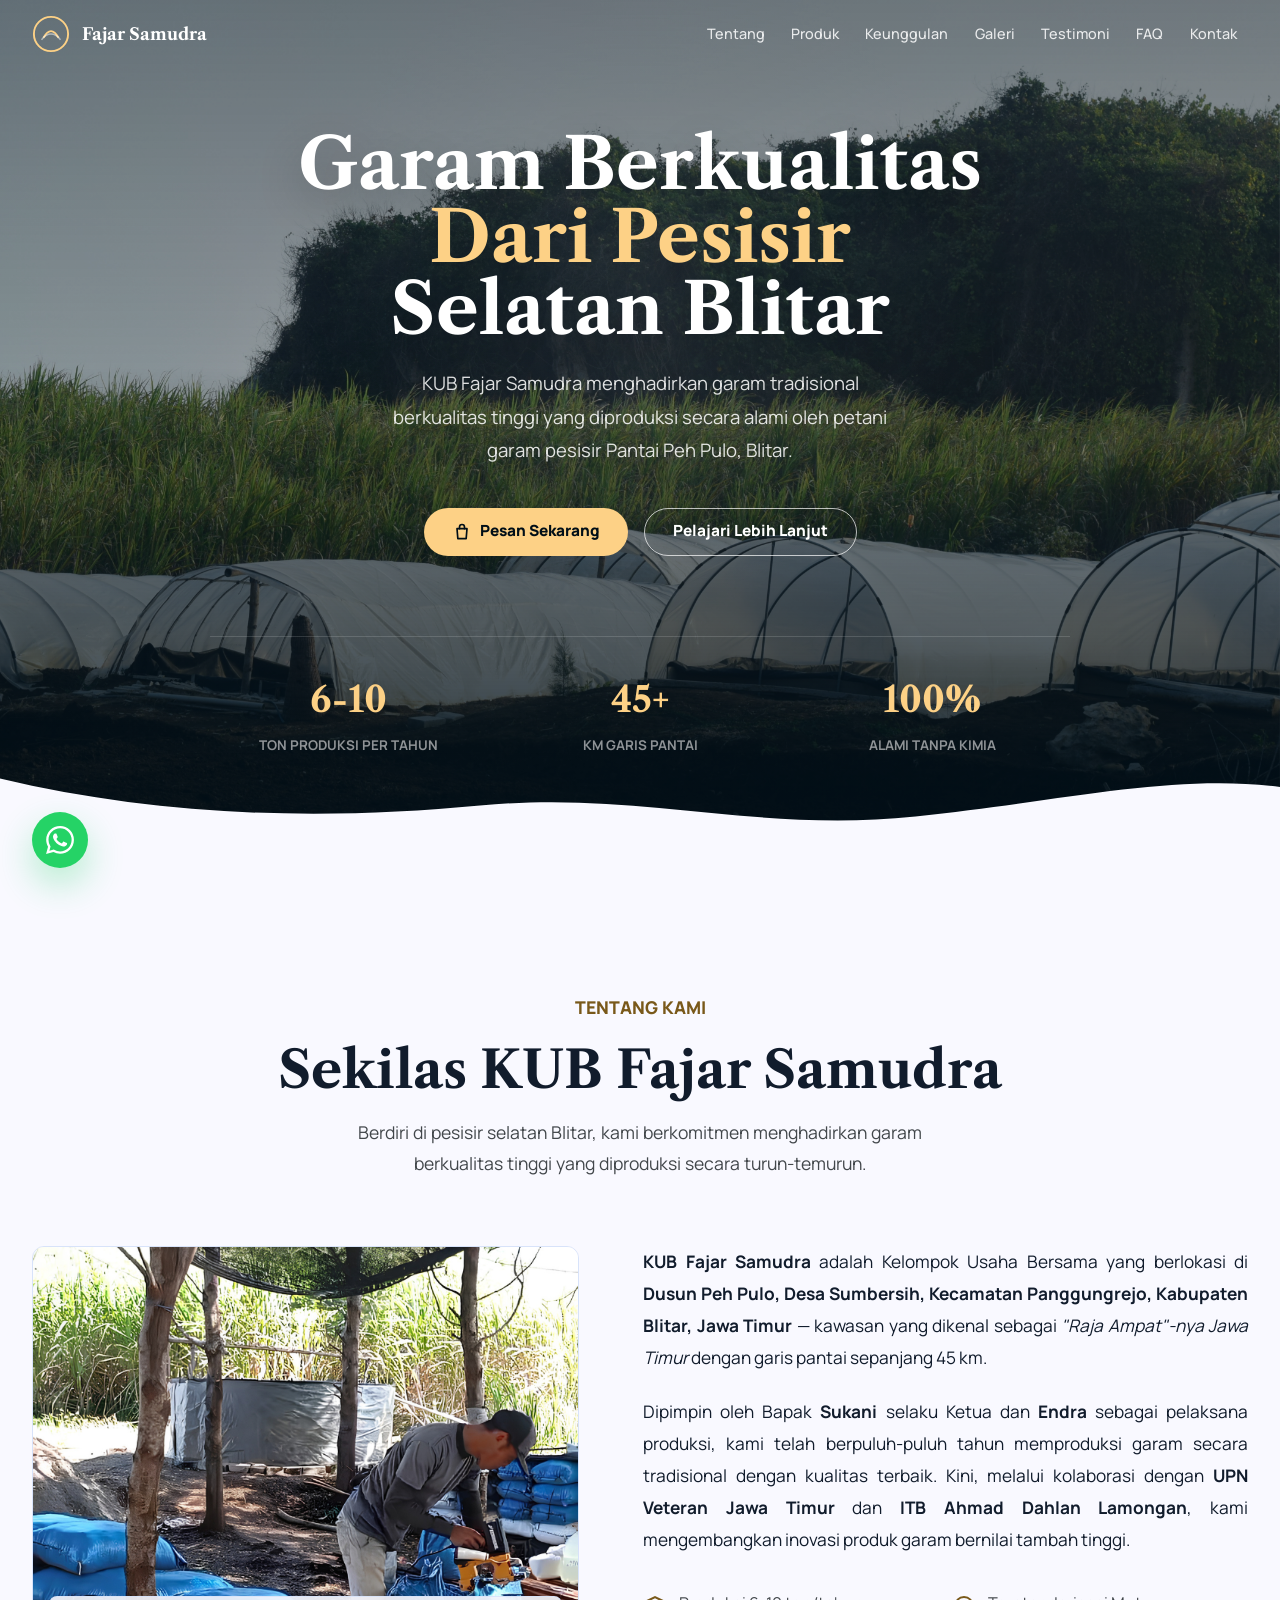
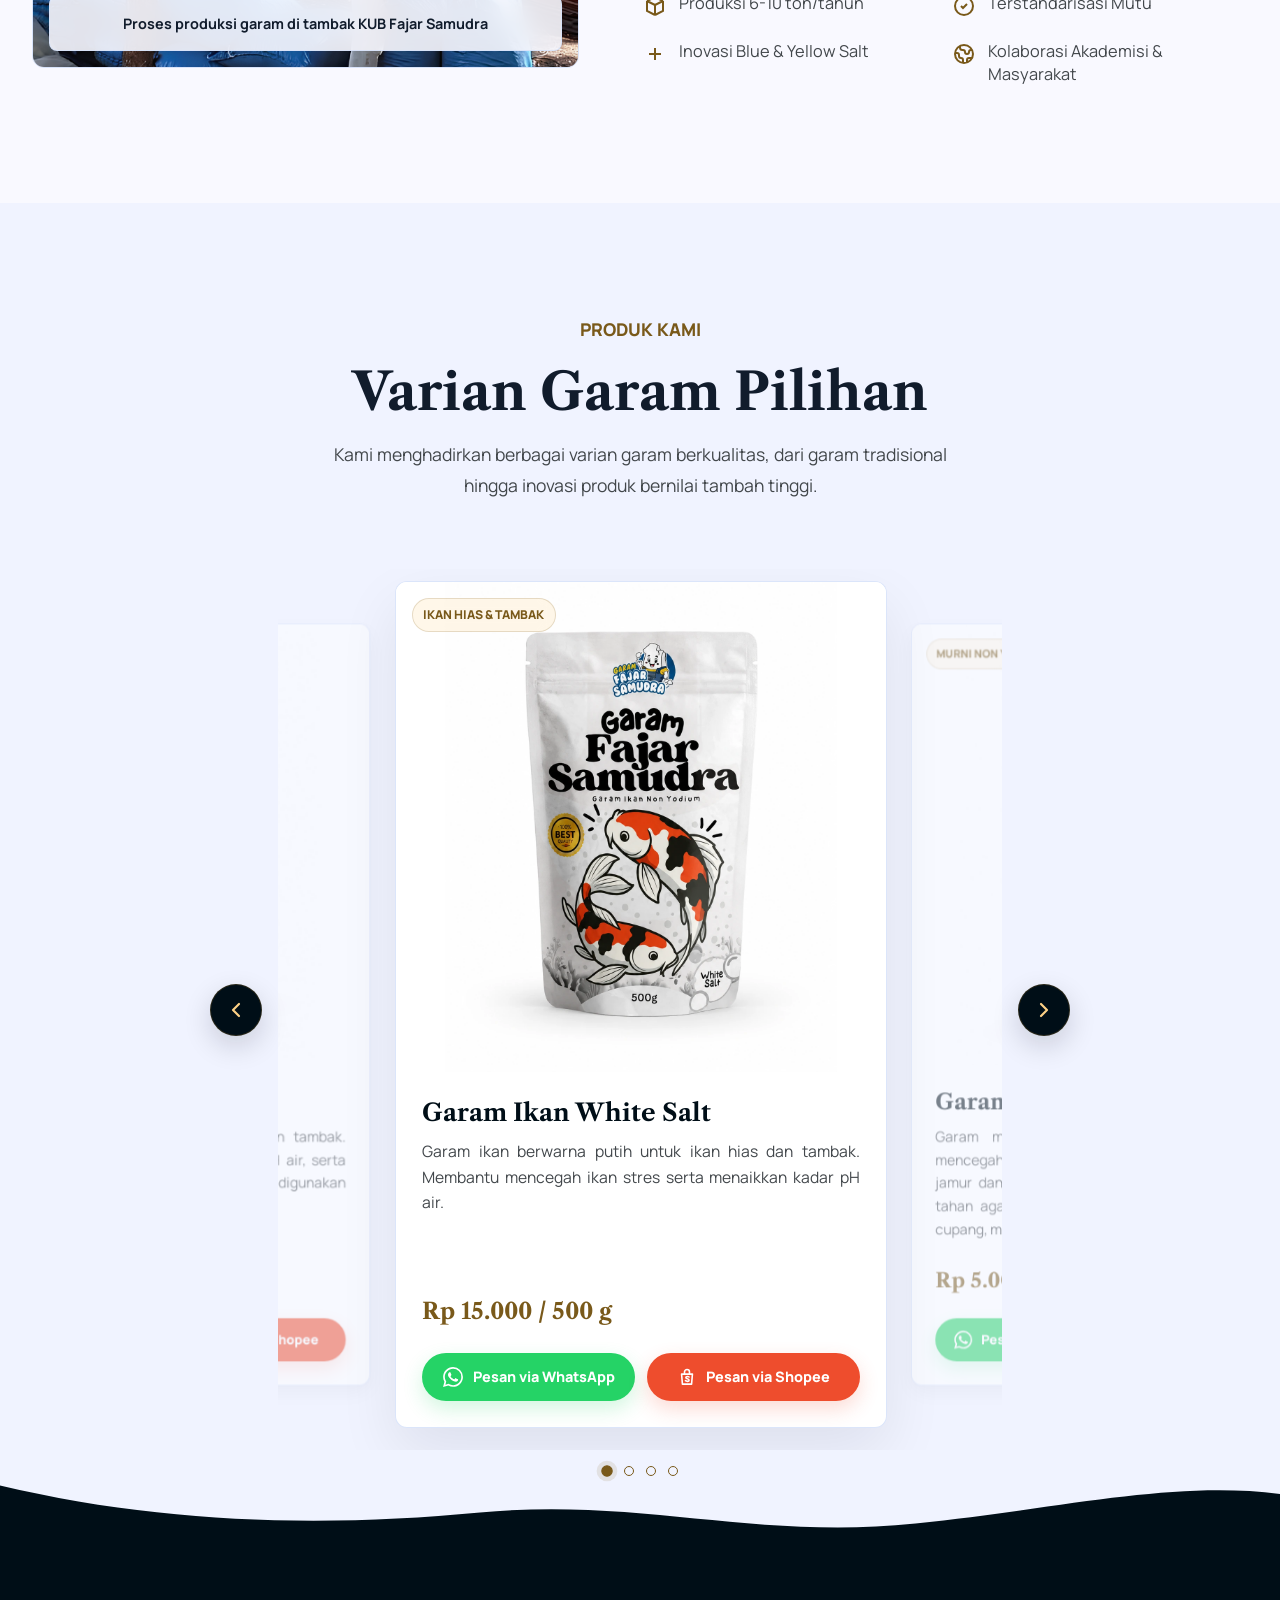
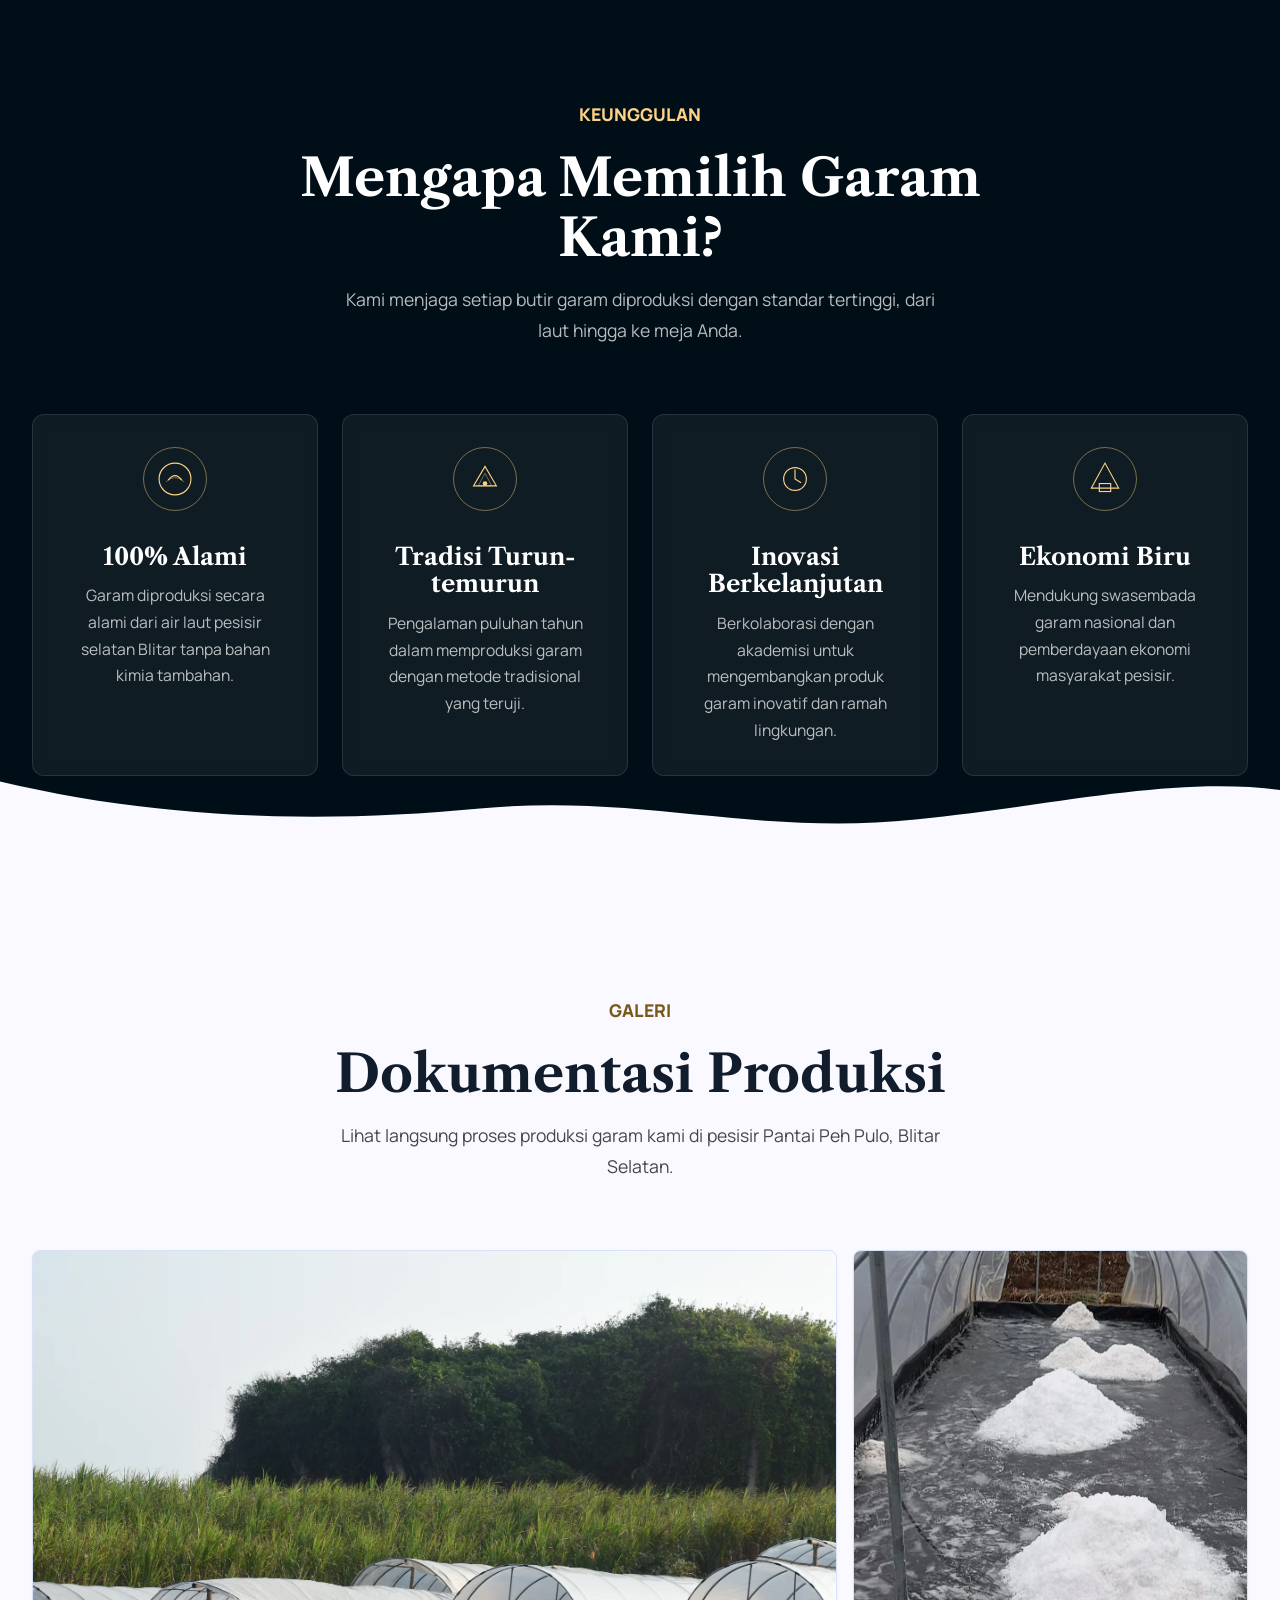
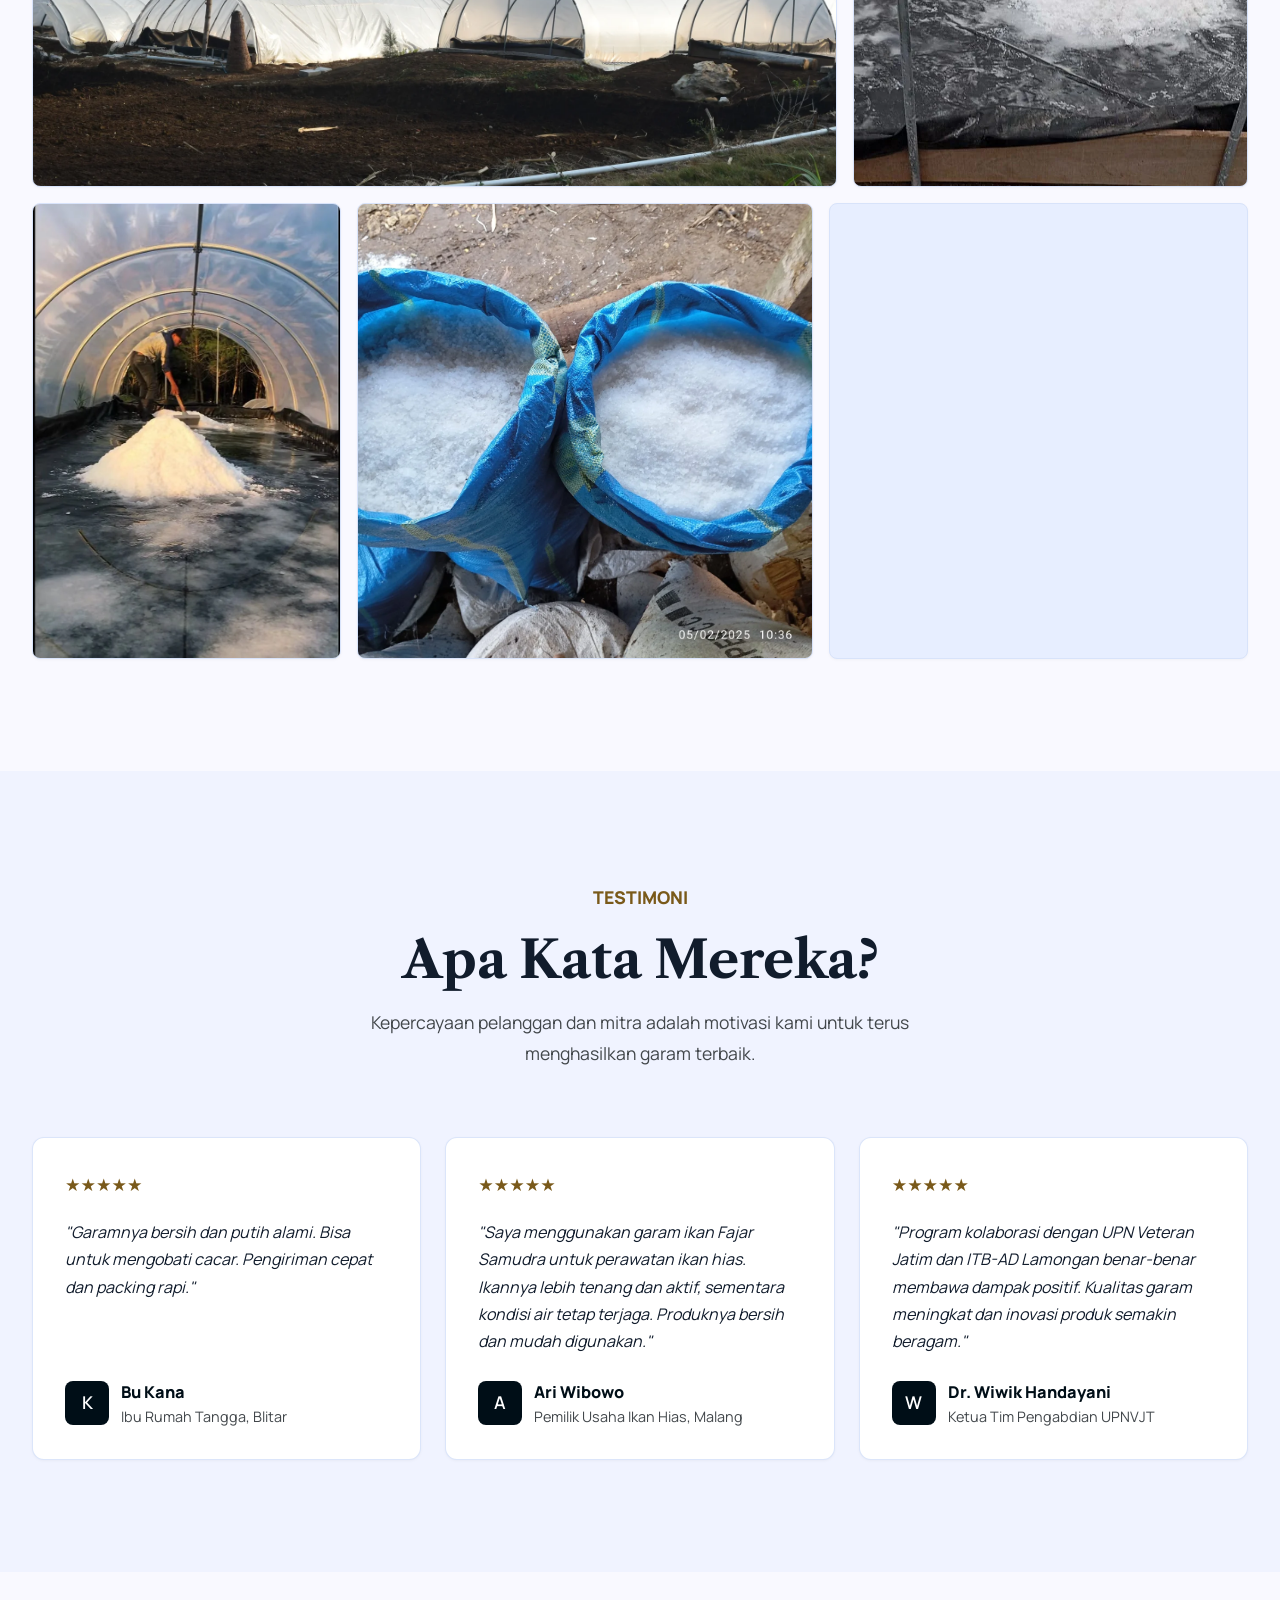
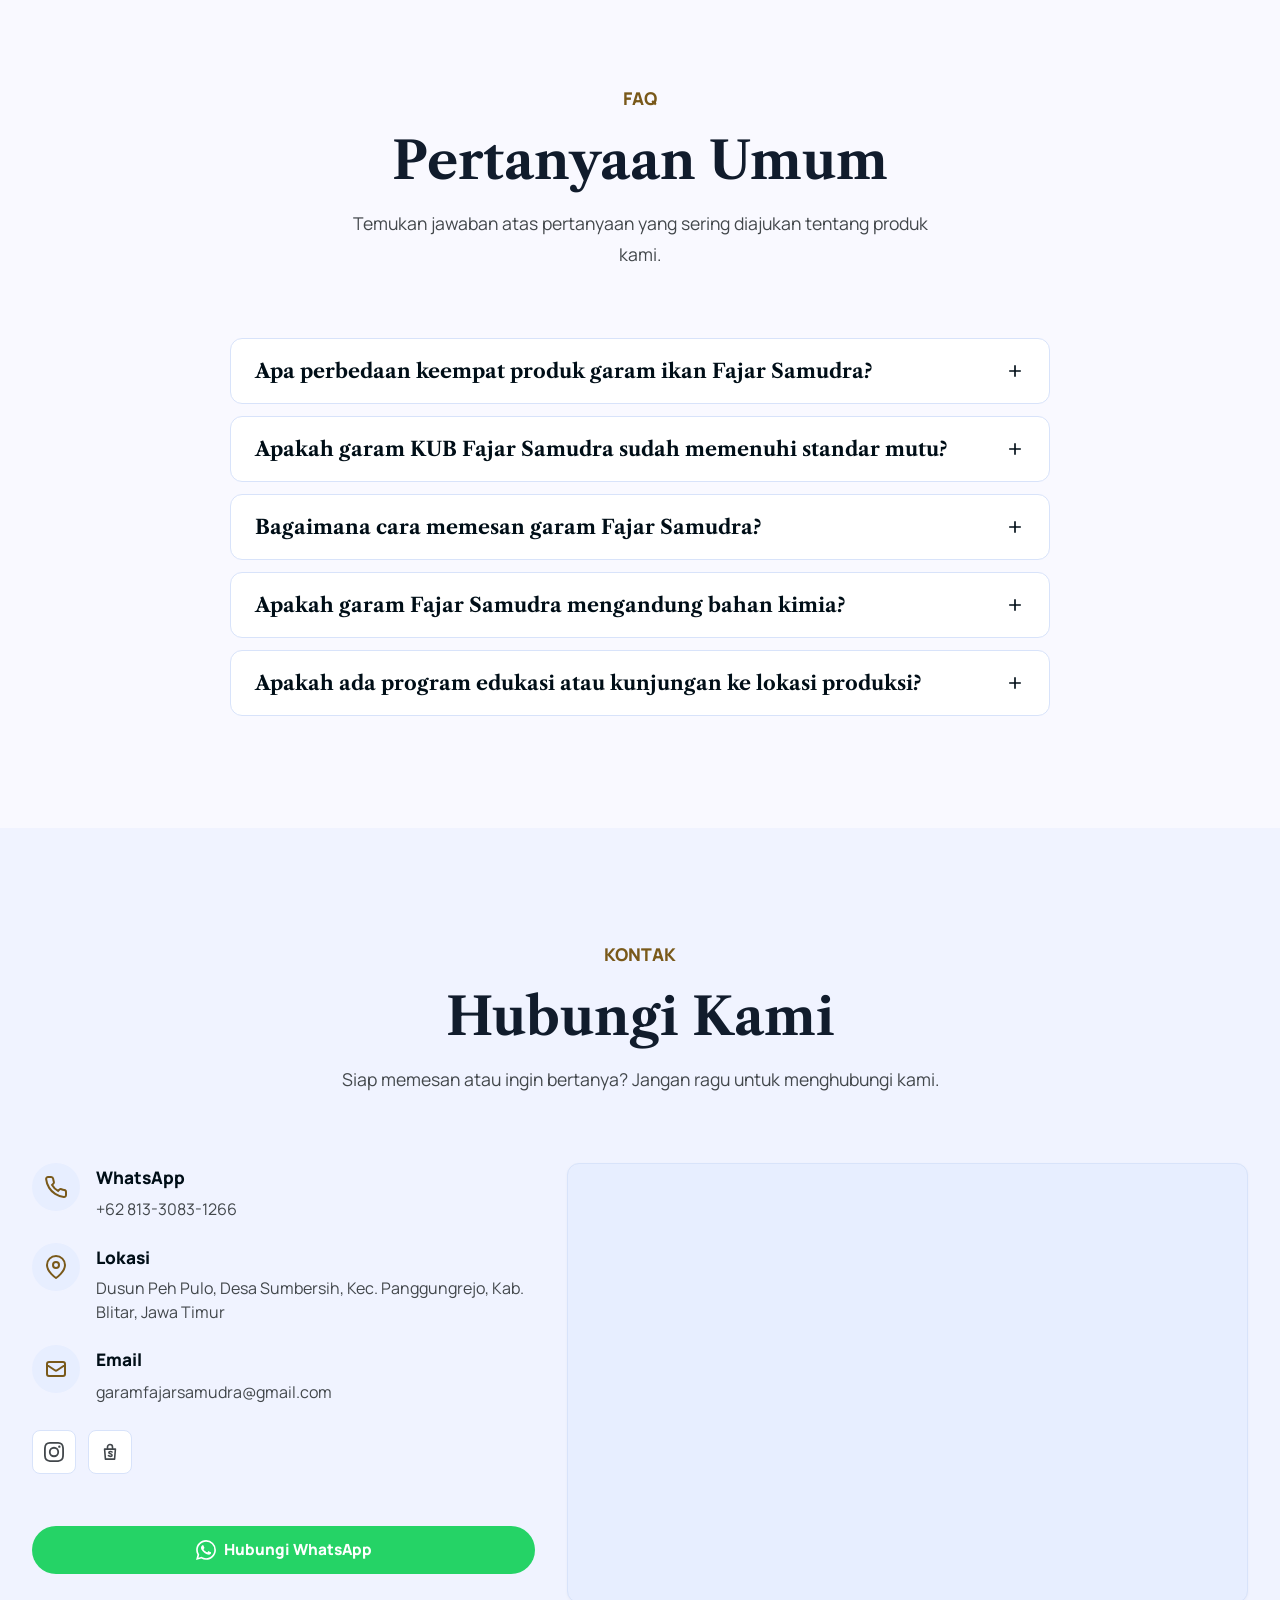
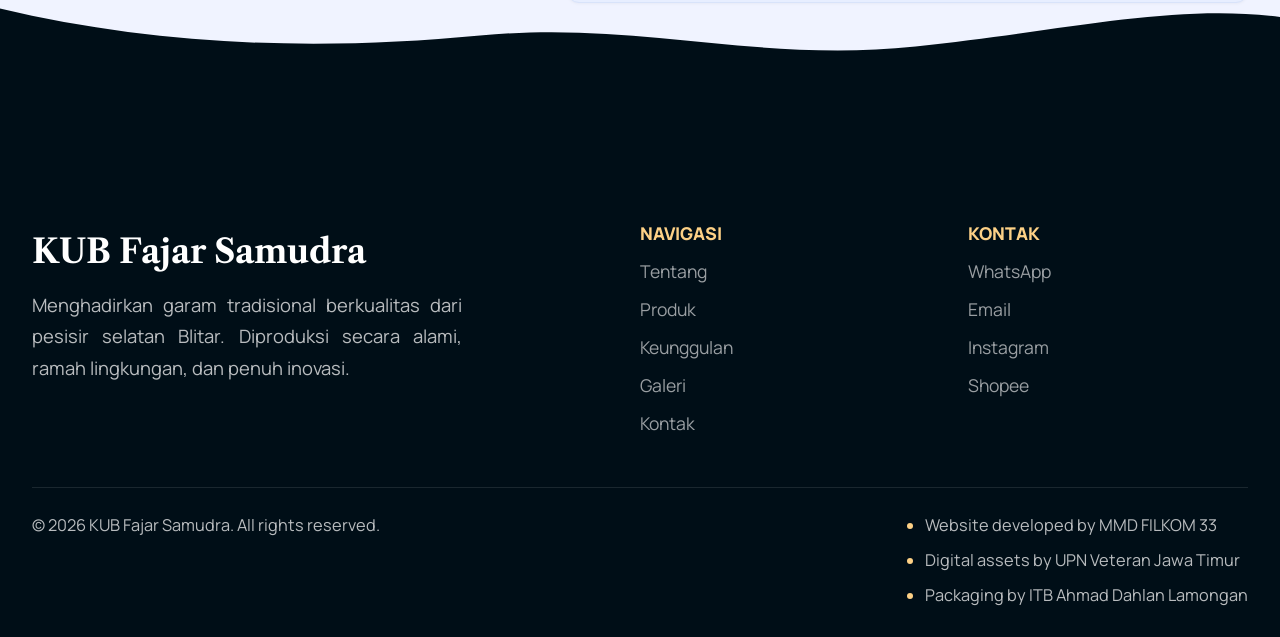
<file: index.html>
<!DOCTYPE html>
<html lang="id">
<head>
  <meta charset="UTF-8">
  <meta name="viewport" content="width=device-width, initial-scale=1.0">
  <title>KUB Fajar Samudra | Garam Berkualitas dari Pesisir Selatan Blitar</title>
  <meta name="description" content="KUB Fajar Samudra - Produsen garam ikan berkualitas dari Dusun Peh Pulo, Blitar. Tersedia White Salt, Garam Murni Non Yodium, Yellow Salt, dan Blue Salt.">
  <meta property="og:title" content="KUB Fajar Samudra - Garam Berkualitas dari Pesisir Selatan Blitar">
  <meta property="og:description" content="Produsen garam ikan berkualitas dari Dusun Peh Pulo, Blitar. Tersedia White Salt, Garam Murni Non Yodium, Yellow Salt, dan Blue Salt.">
  <meta property="og:image" content="https://fajarsamudra.github.io/assets/images/og-image.webp?v=20260716-5">
  <meta property="og:type" content="website">
  <meta property="og:locale" content="id_ID">
  <link rel="canonical" href="https://fajarsamudra.github.io/">
  <link rel="icon" type="image/webp" href="/favicon.webp?v=20260716-5">
  <link rel="apple-touch-icon" href="/apple-touch-icon.png?v=20260716-5">
  <link rel="manifest" href="/site.webmanifest?v=20260716-5">
  <link rel="preconnect" href="https://fonts.googleapis.com">
  <link rel="preconnect" href="https://fonts.gstatic.com" crossorigin>
  <link href="https://fonts.googleapis.com/css2?family=Libre+Caslon+Text:wght@400;700&family=Manrope:wght@400;500;600;700;800&display=swap" rel="stylesheet">
  <link rel="preload" as="image" href="assets/images/hero.webp?v=20260716-4" type="image/webp" fetchpriority="high">
  <link rel="stylesheet" href="assets/css/style.css?v=20260717-1">
</head>
<body>
  <a href="#main" class="skip-link">Langsung ke konten utama</a>

  <div id="header"></div>

  <main id="main">
    <div id="hero"></div>
    <div id="about"></div>
    <div id="products"></div>
    <div id="advantages"></div>
    <div id="gallery"></div>
    <div id="testimonials"></div>
    <div id="faq"></div>
    <div id="contact"></div>
  </main>

  <div id="footer"></div>

  <script defer src="assets/js/modules/loader.js?v=20260717-2"></script>
  <script defer src="assets/js/data/products.js?v=20260716-10"></script>
  <script defer src="assets/js/modules/products.js?v=20260716-10"></script>
  <script defer src="assets/js/modules/header.js?v=20260715-3"></script>
  <script defer src="assets/js/modules/faq.js?v=20260715-3"></script>
  <script defer src="assets/js/modules/animations.js?v=20260715-3"></script>
  <script defer src="assets/js/modules/navigation.js?v=20260715-3"></script>
  <script defer src="assets/js/modules/utils.js?v=20260715-3"></script>
  <script defer src="assets/js/main.js?v=20260715-3"></script>
</body>
</html>
</file>
<file: assets/css/style.css>
@import url('base.css?v=20260715-3');
@import url('layout.css?v=20260715-3');
@import url('components/buttons.css?v=20260716-2');
@import url('components/header.css?v=20260715-3');
@import url('components/hero.css?v=20260716-4');
@import url('components/about.css?v=20260715-4');
@import url('components/products.css?v=20260716-10');
@import url('components/advantages.css?v=20260715-3');
@import url('components/gallery.css?v=20260716-8');
@import url('components/testimonials.css?v=20260715-3');
@import url('components/faq.css?v=20260716-2');
@import url('components/contact.css?v=20260715-3');
@import url('components/footer.css?v=20260717-1');
@import url('utilities.css?v=20260715-3');
</file>
